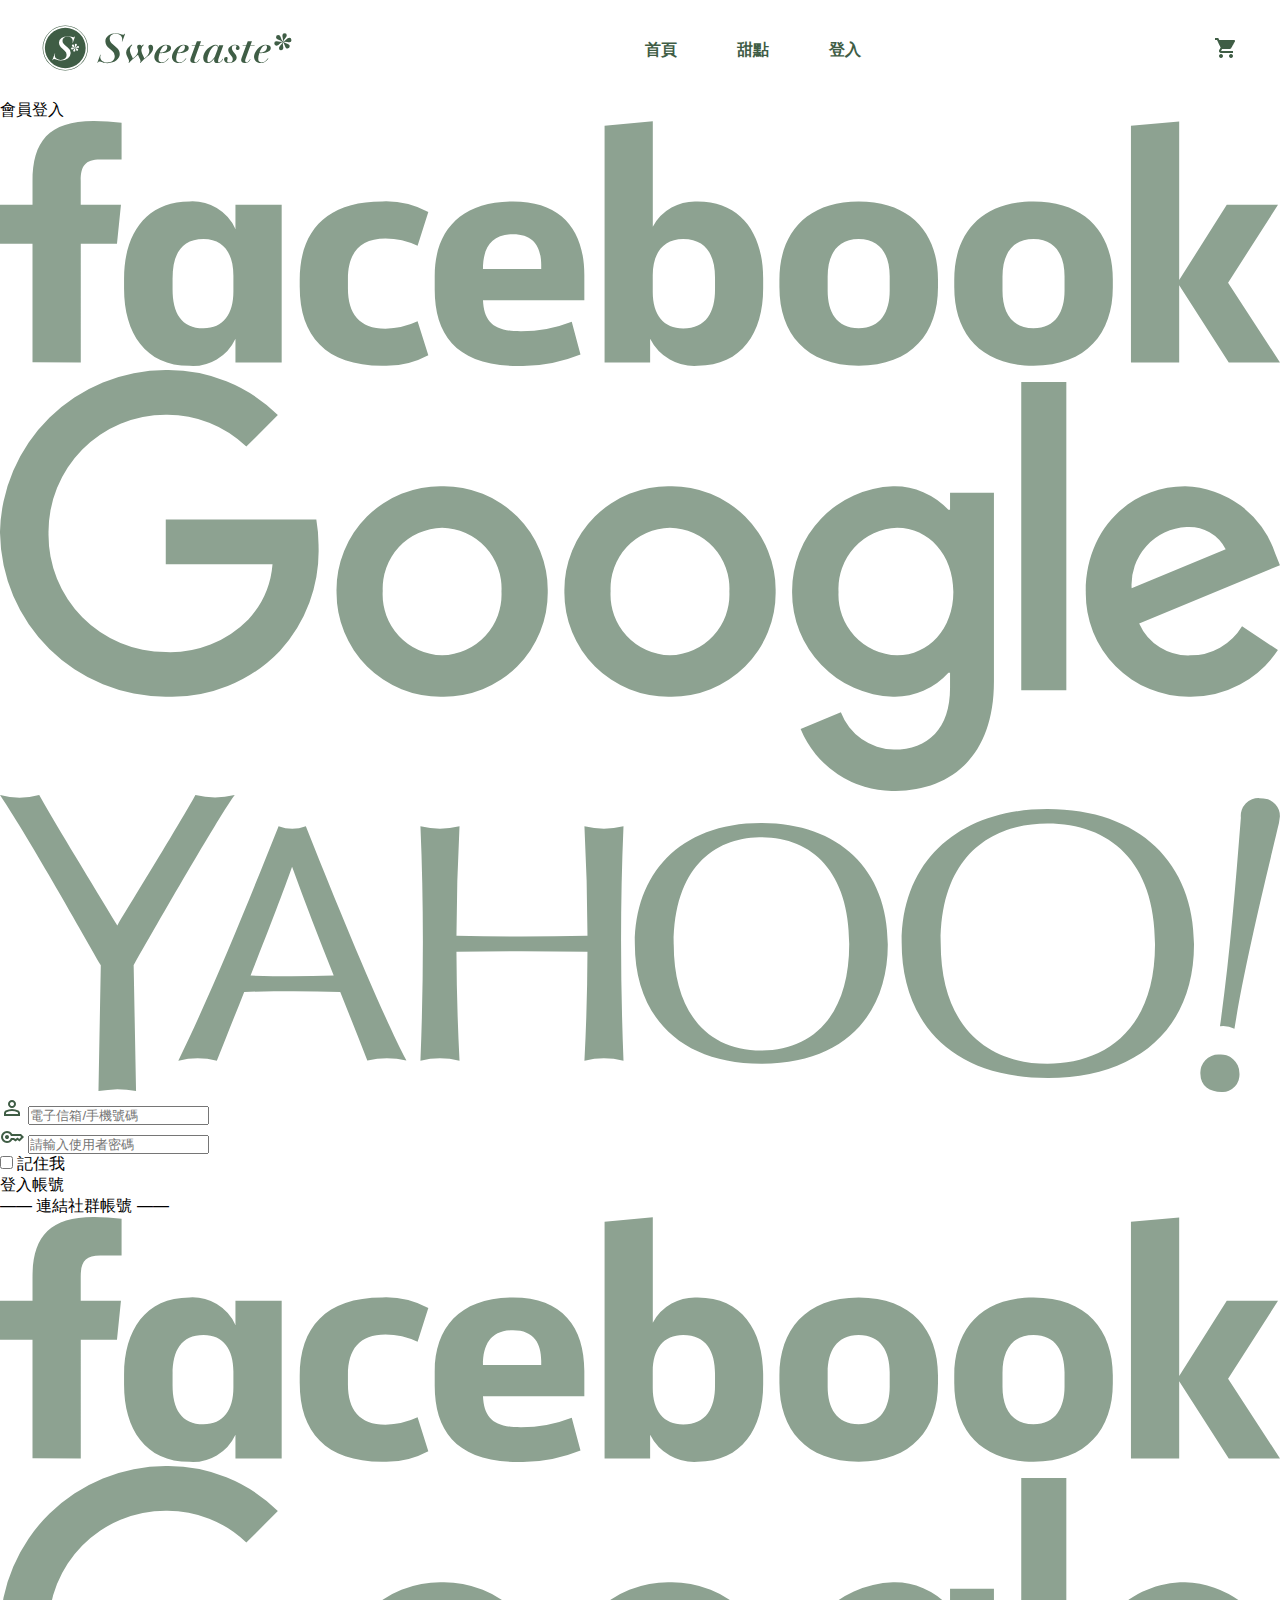
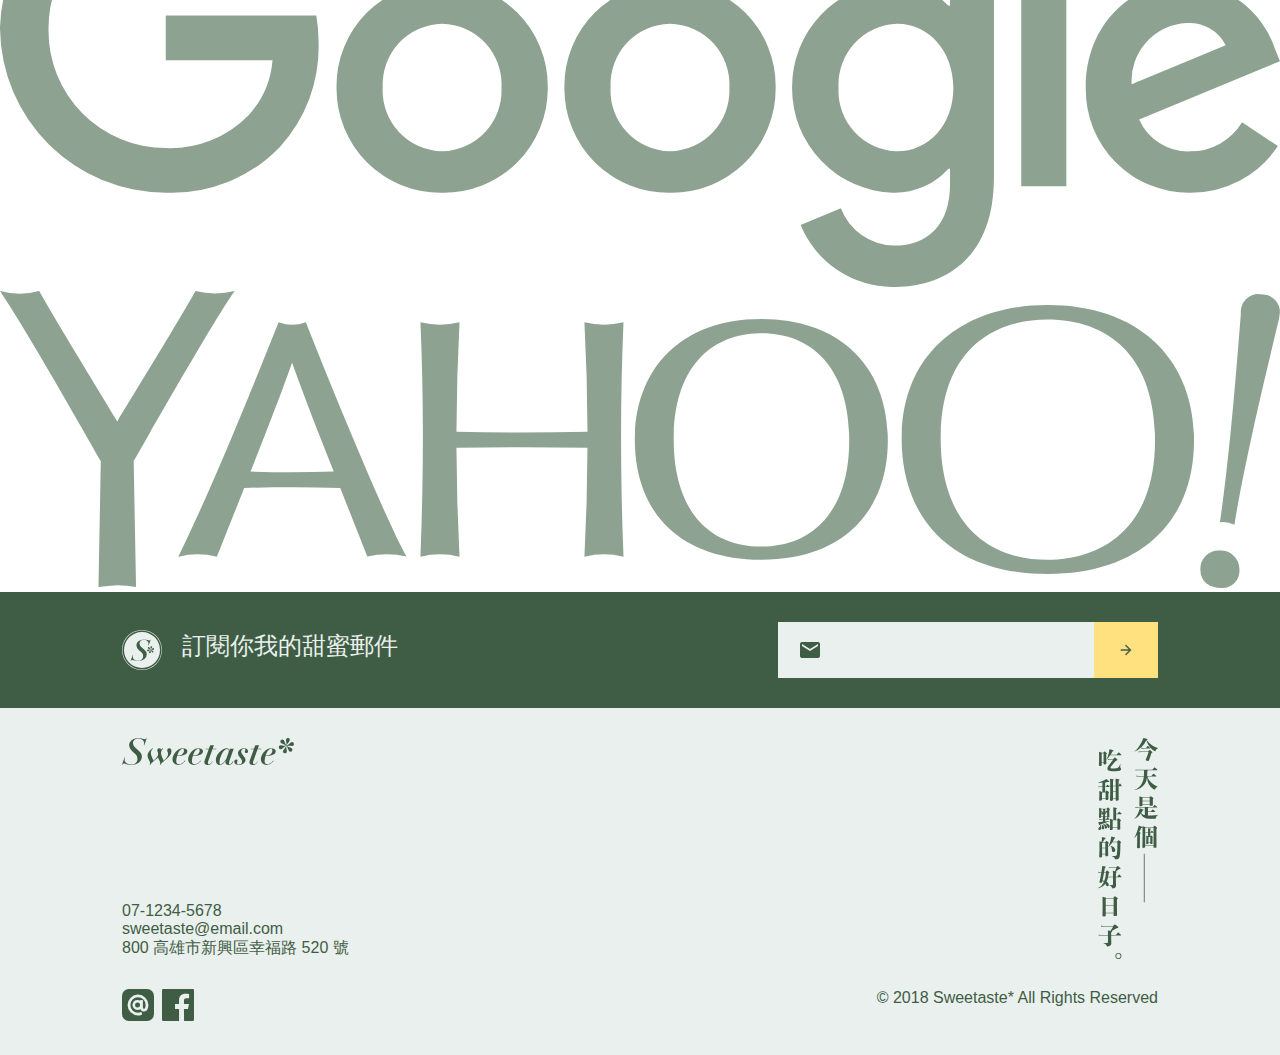
<file: member.html>
<!DOCTYPE html>
<html lang="en">

<head>
    <meta charset="UTF-8">
    <meta name="viewport" content="width=device-width, initial-scale=1.0">
    <title>會員登入</title>
    <link rel="stylesheet" href="./css/all.css">
</head>

<body class="member">
    <header class="header">
        <div class="nav">
            <img src="./student-week1/dehaze-24px.png" alt="" class="nav-mobile-logo">
            <picture>
                <source media="(max-width: 768px)" srcset="./student-week1/logotype-sm-dark.svg">
                <img src="./student-week1/logo-all-dark.svg" alt="" class="nav-logo">
            </picture>
            <ul class="nav-list">
                <li><a href="./index.html">首頁</a></li>
                <li><a href="./produce.html">甜點</a></li>
                <li><a href="./member.html">登入</a></li>
            </ul>
            <a href="./car.html" class="nav-car">
                <img src="./student-week1/shopping_cart.png" alt="">
            </a>
        </div>
    </header>

    <section class="container">
        <div class="container-box">
            <div class="container-box-left">
                <div class="left-up-bg">
                    <div class="left-title">會員登入</div>

                    <div class="left-social">
                        <div class="social-box">
                            <a href="" class="fb social">
                                <img src="./student-week1/ic-facebook-logotype.svg" alt="">
                            </a>
                            <a href="" class="google social">
                                <img src="./student-week1/ic-google.svg" alt="">
                            </a>
                            <a href="" class="yahoo social">
                                <img src="./student-week1/ic-yahoo.svg" alt="">
                            </a>
                        </div>
                    </div>
                    <div class="input-group group1">
                        <img src="./student-week1/person.svg" alt="使用者圖示" class="icon">
                        <input type="text" placeholder="電子信箱/手機號碼">
                    </div>

                    <div class="input-group group2">
                        <img src="./student-week1/key.svg" alt="密碼圖示" class="icon">
                        <input type="password" placeholder="請輸入使用者密碼">
                    </div>
                    <div class="remember-box">
                        <input type="checkbox" id="remember" />
                        <label for="remember">記住我</label>
                    </div>
                    <a href="" class="login">
                        <span>登入帳號</span>
                    </a>
                </div>
            </div>
            <div class="container-box-right">
                <div class="right-box">
                    <span class="title">—— 連結社群帳號 ——</span>
                    <div class="social-box">
                        <a href="" class="fb social">
                            <img src="./student-week1/ic-facebook-logotype.svg" alt="">
                        </a>
                        <a href="" class="google social">
                            <img src="./student-week1/ic-google.svg" alt="">
                        </a>
                        <a href="" class="yahoo social">
                            <img src="./student-week1/ic-yahoo.svg" alt="">
                        </a>
                    </div>
                </div>
            </div>
        </div>
    </section>

    <footer class="footer">
        <div class="footer-up">
            <div class="footer-up-box">
                <div class="up-left">
                    <img src="./student-week1/logo-light.svg" alt="">
                    <span>訂閱你我的甜蜜郵件</span>
                </div>
                <div class="up-right">
                    <img src="./student-week1/mail-24px.png" alt="" class="mail">
                    <a href="">
                        <div class="up-right-colorBox">
                            <img src="./student-week1/arrow_forward-24px.png" alt="" class="r-arror">
                        </div>
                    </a>
                </div>
            </div>
            <div class="footer-dw-"></div>
        </div>
        <div class="footer-dw">
            <div class="footer-dw-box">
                <div class="dw-up">
                    <div class="dw-up-left">
                        <img src="./student-week1/logotype-lg-dark.svg" alt="" class="sweetaste">
                        <div class="text">
                            <span>07-1234-5678</span>
                            <span>sweetaste@email.com</span>
                            <span>800 高雄市新興區幸福路 520 號</span>
                        </div>
                    </div>
                    <img src="./student-week1/sm-今天是個吃甜點的好日子.svg" alt="" class="dw-up-right">
                </div>
                <div class="dw-dw">
                    <div class="dw-dw-left">
                        <a href=""><img src="./student-week1/ic-ig.svg" alt="" class="dw-dw-left-icon"></a>
                        <a href><img src="./student-week1/ic-facebook.svg" alt="" class="dw-dw-left-icon"></a>
                    </div>
                    <span class="dw-dw-right">© 2018 Sweetaste* All Rights Reserved</span>
                </div>
            </div>
        </div>
    </footer>
</body>

</html>
</file>
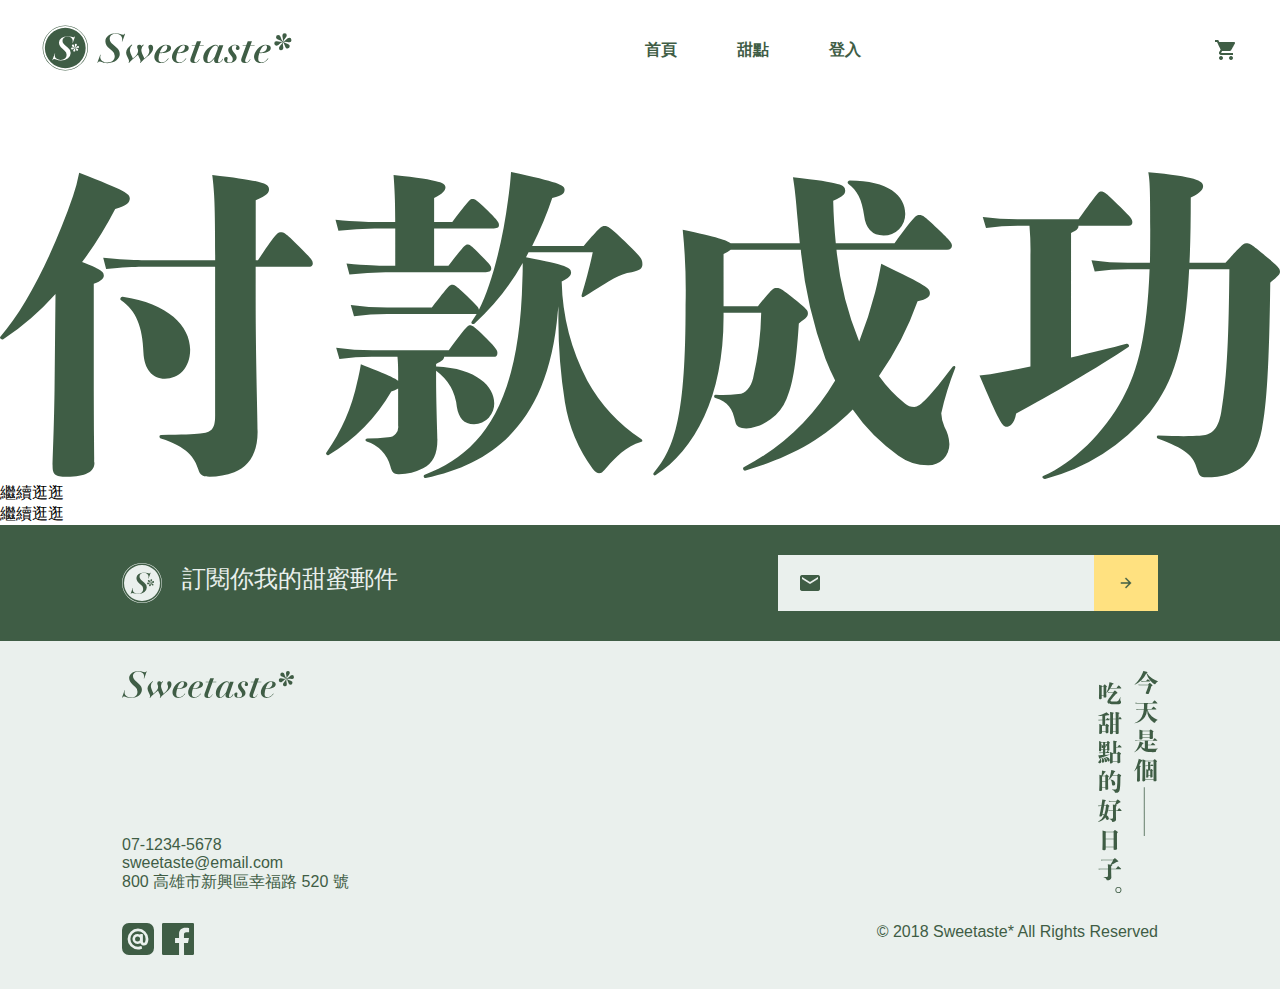
<file: success.html>
<!DOCTYPE html>
<html lang="en">

<head>
    <meta charset="UTF-8">
    <meta name="viewport" content="width=device-width, initial-scale=1.0">
    <title>付款成功</title>
    <link rel="stylesheet" href="./css/all.css">
</head>

<body class="success">
    <header class="header">
        <div class="nav">
            <img src="./student-week1/dehaze-24px.png" alt="" class="nav-mobile-logo">
            <picture>
                <source media="(max-width: 768px)" srcset="./student-week1/logotype-sm-dark.svg">
                <img src="./student-week1/logo-all-dark.svg" alt="" class="nav-logo">
            </picture>
            <ul class="nav-list">
                <li><a href="">首頁</a></li>
                <li><a href="">甜點</a></li>
                <li><a href="">登入</a></li>
            </ul>
            <img src="./student-week1/shopping_cart.png" alt="" class="nav-car">
        </div>
    </header>

    <main class="success-box">
        <div class="success-bg">
            <div class="success-text">
                <div class="circle-box">
                    <div class="circle circle1">
                        <img src="./student-week1/check.svg" alt="">
                    </div>
                    <div class="line line1"></div>
                    <div class="circle circle2">
                        <img src="./student-week1/check.svg" alt="">
                    </div>
                    <div class="line line2"></div>
                    <div class="circle circle3">
                        <img src="./student-week1/check.svg" alt="">
                    </div>
                </div>
                <img src="./student-week1/lg-付款成功.svg" alt="" class="pay-img">
                <a href="" class="next">
                    <span>繼續逛逛</span>
                </a>
            </div>
        </div>
        <a href="" class="next">
            <span>繼續逛逛</span>
        </a>
    </main>

    <footer class="footer">
        <div class="footer-up">
            <div class="footer-up-box">
                <div class="up-left">
                    <img src="./student-week1/logo-light.svg" alt="">
                    <span>訂閱你我的甜蜜郵件</span>
                </div>
                <div class="up-right">
                    <img src="./student-week1/mail-24px.png" alt="" class="mail">
                    <a href="">
                        <div class="up-right-colorBox">
                            <img src="./student-week1/arrow_forward-24px.png" alt="" class="r-arror">
                        </div>
                    </a>
                </div>
            </div>
            <div class="footer-dw-"></div>
        </div>
        <div class="footer-dw">
            <div class="footer-dw-box">
                <div class="dw-up">
                    <div class="dw-up-left">
                        <img src="./student-week1/logotype-lg-dark.svg" alt="" class="sweetaste">
                        <div class="text">
                            <span>07-1234-5678</span>
                            <span>sweetaste@email.com</span>
                            <span>800 高雄市新興區幸福路 520 號</span>
                        </div>
                    </div>
                    <img src="./student-week1/sm-今天是個吃甜點的好日子.svg" alt="" class="dw-up-right">
                </div>
                <div class="dw-dw">
                    <div class="dw-dw-left">
                        <a href=""><img src="./student-week1/ic-ig.svg" alt="" class="dw-dw-left-icon"></a>
                        <a href><img src="./student-week1/ic-facebook.svg" alt="" class="dw-dw-left-icon"></a>
                    </div>
                    <span class="dw-dw-right">© 2018 Sweetaste* All Rights Reserved</span>
                </div>
            </div>
        </div>
    </footer>
</body>

</html>
</file>
<file: css/all.css>
* {
  padding: 0;
  margin: 0;
  box-sizing: border-box;
}

body {
  font-family: "PingFang TC", "Helvetica Neue", Helvetica, Arial, sans-serif;
  overflow-x: hidden;
}

textarea {
  resize: none;
}

ul, li {
  padding: 0;
  margin: 0;
  list-style: none;
}

a {
  color: inherit;
  text-decoration: none;
}

.header .nav {
  max-height: 100px;
  display: flex;
  justify-content: space-between;
  align-items: center;
  padding: 30px 42px;
}
@media (max-width: 768px) {
  .header .nav {
    padding: 30px 30px;
  }
}
.header .nav .nav-mobile-logo {
  display: none;
}
@media (max-width: 768px) {
  .header .nav .nav-mobile-logo {
    display: flex;
  }
}
.header .nav picture .nav-logo {
  max-width: 250px;
  width: 100%;
  height: auto;
}
@media (max-width: 768px) {
  .header .nav picture .nav-logo {
    max-width: 120px;
  }
}
.header .nav .nav-list {
  display: flex;
  justify-content: center;
  align-items: center;
  gap: 60px;
  color: #3F5D45;
  font-weight: 600;
}
.header .nav .nav-list li a {
  display: flex;
  justify-content: center;
  align-items: center;
  width: 100%;
  height: 40px;
}
@media (max-width: 768px) {
  .header .nav .nav-list {
    display: none;
  }
}
.header .nav .nav-car {
  max-width: 24px;
  height: auto;
}

.footer .footer-up {
  background-color: #3F5D45;
}
.footer .footer-up .footer-up-box {
  display: flex;
  justify-content: space-between;
  align-items: center;
  padding: 30px 122px;
}
@media (max-width: 1023px) {
  .footer .footer-up .footer-up-box {
    flex-direction: column;
    padding: 30px 30px;
    gap: 33px;
  }
}
.footer .footer-up .footer-up-box .up-left {
  display: flex;
  gap: 20px;
  font-size: 24px;
  color: #EAF0ED;
}
.footer .footer-up .footer-up-box .up-left img {
  width: 40px;
  height: 40px;
}
.footer .footer-up .footer-up-box .up-right {
  max-width: 380px;
  width: 100%;
  display: flex;
  align-items: center;
  justify-content: space-between;
  background-color: #EAF0ED;
}
.footer .footer-up .footer-up-box .up-right .mail {
  width: 24px;
  height: 24px;
  margin-left: 20px;
}
.footer .footer-up .footer-up-box .up-right a .up-right-colorBox {
  width: 64px;
  height: 56px;
  background-color: #FFE180;
  position: relative;
}
.footer .footer-up .footer-up-box .up-right a .up-right-colorBox .r-arror {
  width: 16px;
  height: 16px;
  position: absolute;
  top: 50%;
  left: 50%;
  transform: translate(-50%, -50%);
}
.footer .footer-dw {
  background-color: #EAF0ED;
}
.footer .footer-dw .footer-dw-box {
  padding: 30px 122px;
}
@media (max-width: 768px) {
  .footer .footer-dw .footer-dw-box {
    padding: 30px 30px;
  }
}
.footer .footer-dw .footer-dw-box .dw-up {
  display: flex;
  justify-content: space-between;
}
.footer .footer-dw .footer-dw-box .dw-up .dw-up-left {
  display: flex;
  flex-direction: column;
  justify-content: space-between;
}
@media (max-width: 768px) {
  .footer .footer-dw .footer-dw-box .dw-up .dw-up-left {
    gap: 40px;
  }
}
.footer .footer-dw .footer-dw-box .dw-up .dw-up-left .sweetaste {
  max-width: 172px;
  width: 100%;
  height: auto;
}
.footer .footer-dw .footer-dw-box .dw-up .dw-up-left .text {
  display: flex;
  flex-direction: column;
  color: #3F5D45;
}
.footer .footer-dw .footer-dw-box .dw-up .dw-up-right {
  max-width: 60px;
  width: 100%;
  height: auto;
}
@media (max-width: 768px) {
  .footer .footer-dw .footer-dw-box .dw-up .dw-up-right {
    display: none;
  }
}
.footer .footer-dw .footer-dw-box .dw-dw {
  display: flex;
  justify-content: space-between;
  padding-top: 30px;
}
@media (max-width: 768px) {
  .footer .footer-dw .footer-dw-box .dw-dw {
    flex-direction: column;
    gap: 23px;
  }
}
.footer .footer-dw .footer-dw-box .dw-dw .dw-dw-left {
  display: flex;
  gap: 8px;
}
.footer .footer-dw .footer-dw-box .dw-dw .dw-dw-left a .dw-dw-left-icon {
  width: 32px;
  height: 32px;
}
.footer .footer-dw .footer-dw-box .dw-dw .dw-dw-right {
  color: #3F5D45;
}

.card {
  max-width: 300px;
  width: 100%;
}
.card .card-up {
  max-height: 315px;
  position: relative;
}
.card .card-up .dessert-img {
  width: 100%;
  max-height: 315px;
  -o-object-fit: cover;
     object-fit: cover;
}
.card .card-up .text {
  display: flex;
  justify-content: center;
  align-items: center;
  width: 36px;
  height: 106px;
  background-color: #3F5D45;
  color: #EAF0ED;
  writing-mode: vertical-rl;
  letter-spacing: 4px;
  position: absolute;
  top: 0;
  left: 20px;
}
.card .card-up .love-icon {
  position: absolute;
  top: 20px;
  right: 22px;
}
.card .card-dw .text-box {
  display: flex;
}
.card .card-dw .text-box .name {
  width: 60%;
  display: flex;
  justify-content: center;
  align-items: center;
  font-size: 20px;
  color: #3F5D45;
  padding: 13px 0;
  border-inline: 1px solid #EAF0ED;
}
.card .card-dw .text-box .money {
  width: 40%;
  display: flex;
  justify-content: center;
  align-items: center;
  font-size: 20px;
  color: #3F5D45;
  font-weight: 600;
  border-right: 1px solid #EAF0ED;
}
.card .card-dw .shop {
  display: flex;
  justify-content: center;
  align-items: center;
  width: 100%;
  padding: 16px 0;
  background-color: #EAF0ED;
  color: #3F5D45;
  font-size: 24px;
  font-weight: 600;
  border: 1px solid #EAF0ED;
}

.index .banner {
  padding: 0px 42px;
  position: relative;
  display: flex;
}
@media (max-width: 854px) {
  .index .banner {
    flex-direction: column;
  }
}
@media (max-width: 768px) {
  .index .banner {
    position: static;
    padding: 0px 30px;
  }
}
.index .banner .banner-img {
  background-size: cover;
  background-position: center;
  background-repeat: no-repeat;
  background-image: url("https://bit.ly/2OhbMHr");
  position: relative;
  width: 100%;
  height: 496px;
}
@media (max-width: 768px) {
  .index .banner .banner-img {
    height: 277px;
  }
}
.index .banner .card-box {
  display: flex;
  position: absolute;
  top: 80%;
  left: 50%;
  transform: translateX(-50%);
  width: 768px;
  height: 256px;
}
@media (max-width: 854px) {
  .index .banner .card-box {
    position: static;
    width: 100%;
    height: 180px;
    transform: none;
  }
}
.index .banner .card-box .card {
  position: relative;
  max-width: 256px;
  width: 100%;
  height: auto;
}
.index .banner .card-box .card .card-bg {
  background-size: cover;
  background-position: center;
  background-repeat: no-repeat;
  max-width: 256px;
  height: auto;
  width: 100%;
  height: 100%;
  filter: blur(7px);
  transition: filter 1s ease;
  position: absolute;
  top: 0;
  left: 0;
}
.index .banner .card-box .card .card-bg1 {
  background-image: url("https://bit.ly/2R5tqwD");
}
.index .banner .card-box .card .card-bg2 {
  background-image: url("https://bit.ly/2Dwoxd7");
}
.index .banner .card-box .card .card-bg3 {
  background-image: url("https://bit.ly/2OUteif");
}
.index .banner .card-box .card .card-overlay {
  width: 100%;
  height: 100%;
  background-color: rgba(63, 93, 69, 0.7);
  position: absolute;
  top: 0;
  left: 0;
  opacity: 0.8;
  z-index: 2;
  transition: opacity 1s ease;
}
.index .banner .card-box .card .card-overlay span {
  position: absolute;
  top: 50%;
  left: 50%;
  transform: translate(-50%, -50%);
  font-size: 24px;
  color: #ffffff;
  writing-mode: vertical-rl;
}
@media (max-width: 854px) {
  .index .banner .card-box .card .card-overlay span {
    font-size: 20px;
  }
}
.index .banner .card-box .card:hover .card-overlay {
  opacity: 0;
}
.index .banner .card-box .card:hover .card-bg {
  filter: none;
}
.index .introduce {
  background-color: #EAF0ED;
  margin-top: 274px;
  height: 420px;
}
@media (max-width: 768px) {
  .index .introduce {
    display: none;
  }
}
.index .introduce .introduce-box {
  display: flex;
  align-items: center;
  padding: 0 42px;
}
@media (max-width: 1200px) {
  .index .introduce .introduce-box {
    justify-content: space-between;
  }
}
.index .introduce .introduce-box .introduce-img img {
  max-width: 460px;
  width: 100%;
  aspect-ratio: 1/1;
  margin-top: -20px;
  display: block;
}
@media (max-width: 990px) {
  .index .introduce .introduce-box .introduce-img img {
    margin: 0;
    max-width: 420px;
  }
}
.index .introduce .introduce-box .text-box {
  height: 420px;
  padding: 70px 0 70px 55px;
  writing-mode: vertical-rl;
  color: #8DA291;
}
.index .introduce .introduce-box .text-box .text-box-left {
  display: flex;
  flex-direction: column;
  gap: 24px;
}
.index .introduce .introduce-box .text-box .text-box-right {
  display: flex;
  flex-direction: column;
  gap: 24px;
  padding-right: 64px;
}
.index .introduce .introduce-box .text-img {
  height: 460px;
  margin-top: -20px;
  display: block;
  margin-left: auto;
}
@media (max-width: 1200px) {
  .index .introduce .introduce-box .text-img {
    display: none;
  }
}
.index .introduce2 {
  background-color: #EAF0ED;
  margin-top: 105px;
  height: 420px;
}
@media (max-width: 768px) {
  .index .introduce2 {
    display: none;
  }
}
.index .introduce2 .introduce-box {
  display: flex;
  align-items: center;
  padding: 0 42px;
}
@media (max-width: 1200px) {
  .index .introduce2 .introduce-box {
    justify-content: space-between;
  }
}
.index .introduce2 .introduce-box .introduce-img img {
  max-width: 460px;
  width: 100%;
  aspect-ratio: 1/1;
  margin-top: -20px;
  display: block;
}
@media (max-width: 990px) {
  .index .introduce2 .introduce-box .introduce-img img {
    margin: 0;
    max-width: 420px;
  }
}
.index .introduce2 .introduce-box .text-box {
  height: 420px;
  padding: 70px 55px 70px 0px;
  writing-mode: vertical-rl;
  color: #8DA291;
}
.index .introduce2 .introduce-box .text-box .text-box-left {
  display: flex;
  flex-direction: column;
  gap: 24px;
}
.index .introduce2 .introduce-box .text-box .text-box-right {
  display: flex;
  flex-direction: column;
  gap: 24px;
  padding-right: 64px;
}
.index .introduce2 .introduce-box .text-img {
  height: 460px;
  margin-top: -20px;
  display: block;
  padding-right: 42px;
}
@media (max-width: 1200px) {
  .index .introduce2 .introduce-box .text-img {
    display: none;
  }
}
.index .introduce-title-sm {
  display: none;
}
@media (max-width: 768px) {
  .index .introduce-title-sm {
    display: flex;
    flex-direction: column;
    padding: 0 30px;
  }
  .index .introduce-title-sm .introduce-title {
    padding: 30px 90px;
    margin: 0 auto;
  }
}
.index .introduce-bg-sm {
  display: none;
}
@media (max-width: 768px) {
  .index .introduce-bg-sm {
    background-size: cover;
    background-position: center;
    background-repeat: no-repeat;
    display: flex;
    width: 100%;
    background-image: url("https://bit.ly/2xPn7Eq");
    aspect-ratio: 3/2;
  }
}
.index .introduce-text-sm {
  display: none;
  background-color: #EAF0ED;
}
@media (max-width: 768px) {
  .index .introduce-text-sm {
    display: flex;
  }
}
.index .introduce-text-sm .introduce-text {
  padding: 30px;
  display: flex;
  flex-direction: column;
  gap: 24px;
}
.index .introduce-text-sm .introduce-text .text {
  color: #8DA291;
}
.index .introduce-bg-sm-2 {
  background-image: url("https://bit.ly/2zzAQS4");
}
.index .last-title {
  max-width: 90px;
  width: 100%;
  padding: 95px 0 80px 0;
  margin: 0 auto;
}
@media (max-width: 768px) {
  .index .last-title {
    max-width: none;
    padding: 30px 90px;
  }
}
.index .card-big-box .card-box {
  padding: 0 42px 60px;
  display: flex;
  gap: 20px;
  justify-content: space-between;
}
@media (max-width: 768px) {
  .index .card-big-box .card-box {
    gap: 0;
    justify-content: center;
    padding: 0 30px 30px;
  }
}
@media (max-width: 1023px) {
  .index .card-big-box .card-box .card1 {
    display: none;
  }
}
@media (max-width: 768px) {
  .index .card-big-box .card-box .card3 {
    display: none;
  }
}

.produce .banner .banner-box {
  padding: 0 42px;
}
@media (max-width: 768px) {
  .produce .banner .banner-box {
    padding: 0;
  }
}
.produce .banner .banner-box .banner-bg {
  position: relative;
  background-size: cover;
  background-position: center;
  background-repeat: no-repeat;
  background-image: url("https://images.unsplash.com/photo-1512484457149-266d165a4eca?ixlib=rb-0.3.5&ixid=eyJhcHBfaWQiOjEyMDd9&s=786581a33fd6c9343735655439ce2e5a&auto=format&fit=crop&w=2105&q=80");
  width: 100%;
  height: 496px;
}
@media (max-width: 768px) {
  .produce .banner .banner-box .banner-bg {
    height: 277px;
  }
}
.produce .banner .banner-box img {
  max-width: 90px;
  position: absolute;
  top: 40px;
  right: 40px;
}
@media (max-width: 768px) {
  .produce .banner .banner-box img {
    max-width: 60px;
    top: 30px;
    right: 30px;
  }
}/*# sourceMappingURL=all.css.map */
</file>
